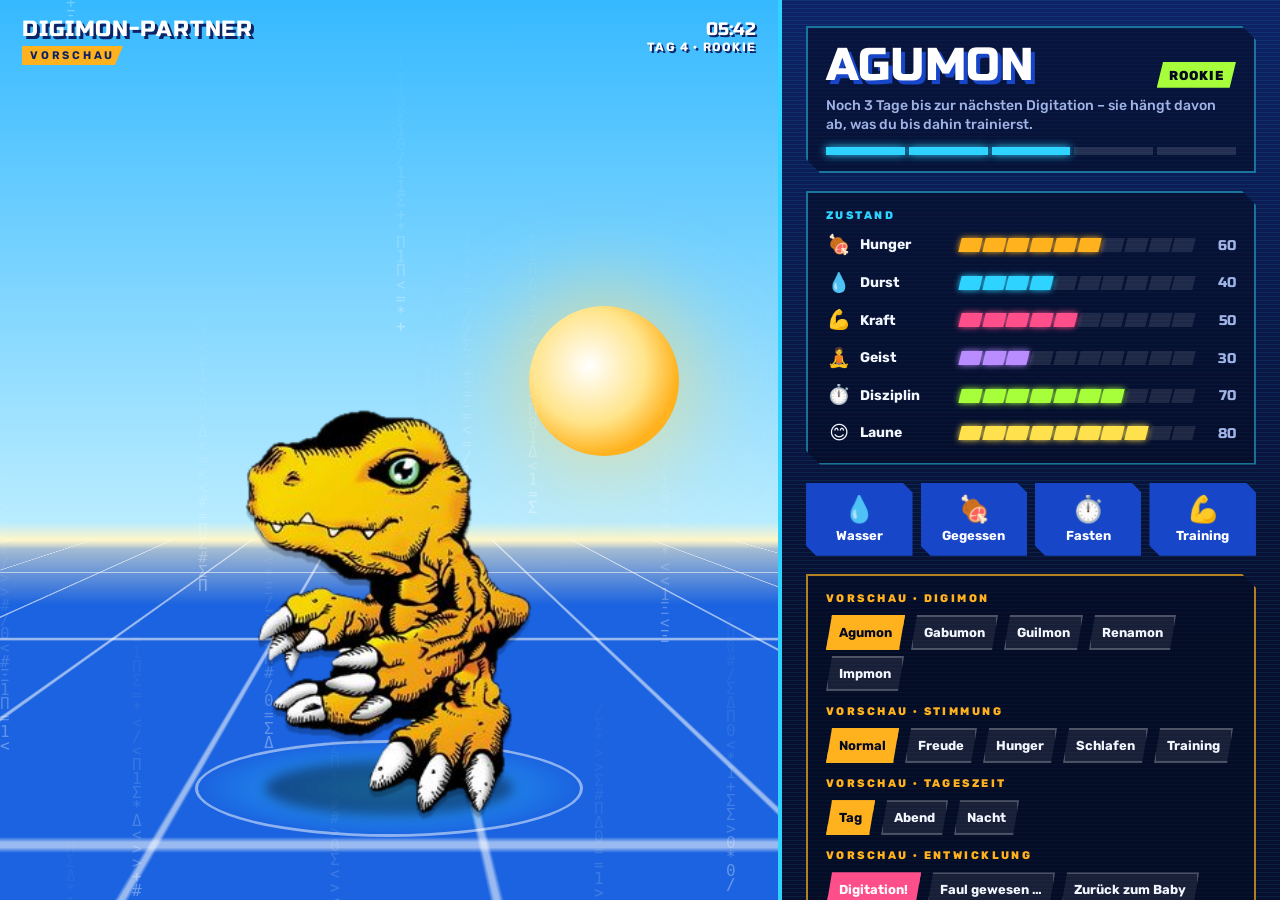
<file: vorschau/index.html>
<!doctype html>
<html lang="de">
<head>
<meta charset="utf-8">
<meta name="viewport" content="width=device-width, initial-scale=1">
<title>Digimon-Partner · Vorschau</title>
<link rel="preconnect" href="https://fonts.googleapis.com">
<link rel="preconnect" href="https://fonts.gstatic.com" crossorigin>
<link href="https://fonts.googleapis.com/css2?family=Russo+One&family=Rubik:wght@400;500;700;800&display=swap" rel="stylesheet">
<style>
:root {
  --night: #070f2e;
  --deep: #0d2366;
  --blue: #1746c9;
  --cyan: #2fd3ff;
  --sun: #ffb21e;
  --pink: #ff4f8b;
  --lime: #a6ff3a;
  --paper: #f2f7ff;
  --ink: #050a1f;
  --muted: #9fb3e6;
  --cut: 14px;
  --head: "Russo One", "Arial Black", sans-serif;
  --body: "Rubik", system-ui, sans-serif;
}
* { box-sizing: border-box; margin: 0; padding: 0; }
[hidden] { display: none !important; }
html, body { height: 100%; }
body { background: var(--night); color: var(--paper); font: 500 16px/1.4 var(--body); overflow-x: hidden; }
button { font: inherit; color: inherit; cursor: pointer; border: 0; background: none; }

/* Desktop: Welt füllt immer genau den Bildschirm, nur die Seitenleiste scrollt */
.app { display: grid; grid-template-columns: minmax(0, 1.55fr) minmax(360px, 1fr); height: 100vh; }
.app > .panel { overflow-y: auto; }

/* ═════════════ Die Welt ═════════════ */
.world { position: relative; overflow: hidden; isolation: isolate; height: 100%;
  --sky-a: #36b9ff; --sky-b: #b9ecff; --horizon: #fff6c9; --grid: rgba(255, 255, 255, .55); --floor: #1b63e0; }
.world[data-time="dusk"] { --sky-a: #3a1f7a; --sky-b: #ff8a5c; --horizon: #ffd27a; --grid: rgba(255, 210, 140, .5); --floor: #4b2a8c; }
.world[data-time="night"] { --sky-a: #030820; --sky-b: #12307a; --horizon: #4fd8ff; --grid: rgba(47, 211, 255, .45); --floor: #071a52; }
.sky { position: absolute; inset: 0; background: linear-gradient(180deg, var(--sky-a) 0%, var(--sky-b) 58%, var(--horizon) 60%, var(--floor) 61%); transition: background 1.2s; z-index: -3; }
.stars { position: absolute; inset: 0 0 40% 0; opacity: 0; transition: opacity 1.2s; z-index: -3;
  background: radial-gradient(1.5px 1.5px at 12% 20%, #fff, transparent), radial-gradient(1px 1px at 30% 8%, #fff, transparent),
    radial-gradient(2px 2px at 48% 26%, #bdf3ff, transparent), radial-gradient(1px 1px at 63% 12%, #fff, transparent),
    radial-gradient(1.5px 1.5px at 80% 30%, #fff, transparent), radial-gradient(1px 1px at 90% 6%, #fff, transparent),
    radial-gradient(1px 1px at 22% 40%, #fff, transparent), radial-gradient(1.5px 1.5px at 72% 44%, #9ff, transparent); }
.world[data-time="night"] .stars { opacity: 1; }
/* Sonne/Mond: großer Datenkreis am Horizont */
.orb { position: absolute; left: 68%; top: 34%; width: 150px; height: 150px; border-radius: 50%; z-index: -3; transition: all 1.2s;
  background: radial-gradient(circle at 40% 40%, #fff, #ffe48a 45%, #ffb21e 70%); box-shadow: 0 0 80px 20px rgba(255, 220, 120, .55); }
.world[data-time="dusk"] .orb { top: 47%; background: radial-gradient(circle, #fff3c4, #ff9a4d 60%, #ff4f8b); box-shadow: 0 0 90px 30px rgba(255, 110, 90, .5); }
.world[data-time="night"] .orb { width: 90px; height: 90px; top: 14%; left: 74%; background: radial-gradient(circle at 35% 35%, #fff, #cfe9ff 60%, #7fb8ff); box-shadow: 0 0 60px 10px rgba(130, 200, 255, .5); }

/* Gitterboden mit Perspektive, läuft auf einen zu */
.floor { position: absolute; left: -50%; right: -50%; top: 60%; bottom: 0; perspective: 300px; perspective-origin: 50% 0; z-index: -2; }
.floor::before { content: ""; position: absolute; inset: 0 0 -120% 0; transform: rotateX(72deg); transform-origin: 50% 0;
  background:
    linear-gradient(90deg, var(--grid) 2px, transparent 2px) 0 0 / 80px 80px,
    linear-gradient(0deg, var(--grid) 2px, transparent 2px) 0 0 / 80px 80px;
  animation: run 2.4s linear infinite; }
.floor::after { content: ""; position: absolute; inset: 0; background: linear-gradient(180deg, var(--horizon) 0%, transparent 18%); opacity: .7; }
@keyframes run { to { background-position: 0 80px, 0 80px; } }
.world.rush .floor::before { animation-duration: .25s; }

canvas.rain { position: absolute; inset: 0; z-index: -1; pointer-events: none; opacity: .35; mix-blend-mode: screen; }
.world.rush canvas.rain { opacity: .9; }

/* Kopfzeile in der Welt */
.topbar { position: absolute; left: 0; right: 0; top: 0; display: flex; justify-content: space-between; align-items: flex-start; padding: 18px 22px; z-index: 5; }
.brand { font: 400 22px/1 var(--head); letter-spacing: .04em; color: #fff; text-shadow: 3px 3px 0 var(--deep); }
.brand small { display: block; margin-top: 6px; font: 700 11px var(--body); letter-spacing: .25em; color: var(--deep); text-shadow: none;
  background: var(--sun); padding: 3px 8px; width: max-content; clip-path: polygon(0 0, 100% 0, 92% 100%, 0 100%); }
.clock { font: 400 18px var(--head); color: #fff; text-shadow: 2px 2px 0 var(--deep); text-align: right; }
.clock small { display: block; font: 700 12px var(--body); letter-spacing: .1em; }

/* Bühne mit dem Digimon */
.stage { position: absolute; left: 50%; bottom: 9%; width: min(52vh, 440px); aspect-ratio: 1; transform: translateX(-50%); z-index: 2; }
.pad { position: absolute; left: 6%; right: 6%; bottom: -4%; height: 22%; border-radius: 50%;
  background: radial-gradient(ellipse, rgba(47, 211, 255, .65), rgba(47, 211, 255, .15) 55%, transparent 70%);
  box-shadow: 0 0 0 3px rgba(255, 255, 255, .5) inset; animation: padglow 3s ease-in-out infinite; }
.pad::before { content: ""; position: absolute; inset: 22% 18%; border-radius: 50%; background: rgba(5, 10, 31, .45); filter: blur(6px); }
@keyframes padglow { 50% { box-shadow: 0 0 0 3px rgba(255, 255, 255, .9) inset, 0 0 40px rgba(47, 211, 255, .6); } }
.mon { position: absolute; inset: 0; transform-origin: 50% 96%; animation: breathe 3.2s ease-in-out infinite; }
.mon img { width: 100%; height: 100%; object-fit: contain; display: block; filter: drop-shadow(0 6px 0 rgba(5, 10, 31, .25)); transition: filter .4s; user-select: none; -webkit-user-drag: none; }
@keyframes breathe { 0%, 100% { transform: scale(1, 1); } 50% { transform: scale(1.012, 1.035); } }

/* Stimmungen */
.mon.eat { animation: chomp .32s ease-in-out 5; }
@keyframes chomp { 50% { transform: scale(1.06, .9); } }
.mon.drink { animation: drink 1.6s ease-in-out 1; }
@keyframes drink { 30%, 70% { transform: rotate(-7deg) translateY(-4px); } }
.mon.happy { animation: hop .55s cubic-bezier(.3, .7, .4, 1) 3; }
@keyframes hop { 0%, 100% { transform: translateY(0) scale(1.05, .93); } 15% { transform: scale(.95, 1.06); } 50% { transform: translateY(-16%) scale(.97, 1.04); } 85% { transform: translateY(0) scale(1.06, .92); } }
.mon.hungry { animation: sulk 2.6s ease-in-out infinite; }
.mon.hungry img { filter: saturate(.55) brightness(.92) drop-shadow(0 6px 0 rgba(5, 10, 31, .25)); }
@keyframes sulk { 0%, 100% { transform: rotate(-2deg) translateY(2%); } 50% { transform: rotate(2deg) translateY(3%) scale(1, .97); } }
.mon.sleep { animation: snooze 4.5s ease-in-out infinite; }
.mon.sleep img { filter: brightness(.75) saturate(.8) drop-shadow(0 6px 0 rgba(5, 10, 31, .25)); }
@keyframes snooze { 0%, 100% { transform: rotate(5deg) translateY(4%) scale(1, .97); } 50% { transform: rotate(5deg) translateY(4%) scale(1.02, 1.01); } }
.mon.train { animation: punch .18s ease-in-out infinite alternate; }
@keyframes punch { from { transform: translateX(-4%) rotate(-3deg); } to { transform: translateX(5%) rotate(3deg) scale(1.03); } }

/* Digitation */
.mon.glow img { filter: brightness(0) invert(1) drop-shadow(0 0 18px #fff) drop-shadow(0 0 40px var(--cyan)); }
.mon.spin { animation: dspin .9s ease-in infinite; }
@keyframes dspin { 0% { transform: scale(1) rotateY(0); } 50% { transform: scale(1.08) rotateY(180deg); } 100% { transform: scale(1) rotateY(360deg); } }
.ring { position: absolute; left: 50%; top: 55%; width: 40%; aspect-ratio: 1; border: 4px solid var(--cyan); border-radius: 50%;
  transform: translate(-50%, -50%) scale(.3); opacity: 0; pointer-events: none; animation: ring 1.1s ease-out forwards; box-shadow: 0 0 20px var(--cyan); }
@keyframes ring { 30% { opacity: 1; } to { transform: translate(-50%, -50%) scale(3.4); opacity: 0; } }
.flash { position: absolute; inset: 0; background: #fff; opacity: 0; pointer-events: none; z-index: 8; }
.flash.go { animation: flash .9s ease-out; }
@keyframes flash { 10% { opacity: 1; } to { opacity: 0; } }
.dark { position: absolute; inset: 0; background: radial-gradient(circle at 50% 70%, rgba(13, 35, 102, .2), rgba(3, 6, 20, .92) 70%); opacity: 0; transition: opacity .6s; z-index: 1; pointer-events: none; }
.world.rush .dark { opacity: 1; }
.banner { position: absolute; left: 0; right: 0; top: 24%; text-align: center; z-index: 9; pointer-events: none; }
.banner span { display: inline-block; padding: 10px 28px 8px; font: 400 clamp(22px, 3.6vw, 44px)/1.1 var(--head); color: #fff; letter-spacing: .03em;
  background: var(--blue); clip-path: polygon(3% 0, 100% 0, 97% 100%, 0 100%); text-shadow: 3px 3px 0 var(--ink);
  transform: translateX(-120vw); }
.banner span.in { animation: slide 2.2s cubic-bezier(.2, .9, .3, 1) forwards; }
.banner span.big { background: var(--sun); color: var(--ink); text-shadow: 3px 3px 0 #fff; font-size: clamp(34px, 6vw, 76px); }
@keyframes slide { 0% { transform: translateX(-120vw) skewX(-12deg); } 18%, 82% { transform: translateX(0) skewX(-12deg); } 100% { transform: translateX(120vw) skewX(-12deg); } }

/* Schwebende Effekte (Herzen, Zzz, +1 Kraft …) */
.fx { position: absolute; z-index: 6; pointer-events: none; font: 400 22px var(--head); color: #fff; text-shadow: 2px 2px 0 var(--ink); white-space: nowrap; animation: rise 1.8s ease-out forwards; }
.fx.big { font-size: 40px; }
.fx.stat { padding: 4px 10px; background: var(--sun); color: var(--ink); text-shadow: none; font-size: 16px; clip-path: polygon(6% 0, 100% 0, 94% 100%, 0 100%); }
@keyframes rise { 0% { opacity: 0; transform: translateY(10px) scale(.6); } 15% { opacity: 1; transform: translateY(0) scale(1.1); } 100% { opacity: 0; transform: translateY(-90px) scale(1); } }
.fx.drop { animation: drop .7s cubic-bezier(.5, 0, 1, .6) forwards; font-size: 46px; }
@keyframes drop { 0% { transform: translateY(-200px) rotate(-20deg); opacity: 1; } 85% { opacity: 1; } 100% { transform: translateY(0) scale(.4) rotate(10deg); opacity: 0; } }
.fx.zz { animation: zz 2.4s ease-out forwards; font-size: 30px; color: var(--paper); }
@keyframes zz { 0% { opacity: 0; transform: translate(0, 0) scale(.6); } 20% { opacity: 1; } 100% { opacity: 0; transform: translate(50px, -110px) scale(1.4); } }
.speed { position: absolute; inset: 0; z-index: 1; pointer-events: none; opacity: 0; transition: opacity .3s;
  background: repeating-linear-gradient(0deg, transparent 0 22px, rgba(255, 255, 255, .55) 22px 24px, transparent 24px 60px);
  -webkit-mask: radial-gradient(circle at 50% 70%, transparent 28%, #000 60%); mask: radial-gradient(circle at 50% 70%, transparent 28%, #000 60%);
  animation: speed .2s linear infinite; }
.world.training .speed { opacity: .7; }
@keyframes speed { to { background-position: 60px 0; } }

/* ═════════════ Seitenleiste: Digivice-Daten ═════════════ */
.panel { position: relative; display: flex; flex-direction: column; gap: 18px; padding: 26px 24px 30px; background:
  linear-gradient(180deg, var(--deep), var(--night) 70%); border-left: 4px solid var(--cyan); }
.panel::before { content: ""; position: absolute; inset: 0; pointer-events: none; opacity: .18;
  background: repeating-linear-gradient(0deg, transparent 0 3px, rgba(47, 211, 255, .5) 3px 4px); }
.slab { position: relative; background: rgba(5, 10, 31, .55); border: 2px solid rgba(47, 211, 255, .5); padding: 16px 18px;
  clip-path: polygon(0 0, calc(100% - var(--cut)) 0, 100% var(--cut), 100% 100%, var(--cut) 100%, 0 calc(100% - var(--cut))); }
.k { display: block; margin-bottom: 10px; font: 800 11px var(--body); letter-spacing: .22em; text-transform: uppercase; color: var(--cyan); }

.who { display: flex; align-items: flex-end; justify-content: space-between; gap: 12px; }
.who h1 { font: 400 clamp(34px, 3.6vw, 54px)/.95 var(--head); color: #fff; text-shadow: 4px 4px 0 var(--blue); word-break: break-word; }
.stage-tag { flex: none; padding: 6px 12px 5px; font: 800 13px var(--body); letter-spacing: .08em; text-transform: uppercase; color: var(--ink); background: var(--lime);
  clip-path: polygon(8% 0, 100% 0, 92% 100%, 0 100%); }
.sub { margin-top: 8px; color: var(--muted); font-size: 14px; }
.track { display: flex; gap: 4px; margin-top: 12px; }
.track i { flex: 1; height: 8px; background: rgba(255, 255, 255, .12); }
.track i.on { background: var(--cyan); box-shadow: 0 0 8px var(--cyan); }

.stats { display: grid; gap: 11px; }
.stat { display: grid; grid-template-columns: 26px 92px minmax(0, 1fr) 34px; align-items: center; gap: 8px; }
.stat .ic { font-size: 19px; text-align: center; }
.stat .nm { font-weight: 700; font-size: 14px; }
.stat .val { font: 400 14px var(--head); text-align: right; color: var(--muted); }
.bar { display: grid; grid-template-columns: repeat(10, 1fr); gap: 3px; }
.bar i { height: 14px; background: rgba(255, 255, 255, .1); transform: skewX(-14deg); transition: background .3s; }
.bar i.on { background: var(--c); box-shadow: 0 0 6px var(--c); }
.stat.low .nm { color: var(--pink); }

.quick { display: grid; grid-template-columns: repeat(4, minmax(0, 1fr)); gap: 8px; }
.qb { display: flex; flex-direction: column; align-items: center; gap: 4px; padding: 14px 4px 11px; background: var(--blue); color: #fff; font-weight: 700; font-size: 13px;
  clip-path: polygon(0 0, calc(100% - 10px) 0, 100% 10px, 100% 100%, 10px 100%, 0 calc(100% - 10px)); transition: transform .12s, background .2s; }
.qb b { font-size: 26px; line-height: 1; }
.qb:hover { background: var(--cyan); color: var(--ink); }
.qb:active { transform: scale(.95); }
.qb.on { background: var(--sun); color: var(--ink); }

.fast { display: grid; grid-template-columns: 96px minmax(0, 1fr); gap: 16px; align-items: center; }
.fast svg { width: 96px; height: 96px; transform: rotate(-90deg); }
.fast .t { font: 400 26px var(--head); }
.fast .s { color: var(--muted); font-size: 13px; }

.demo { border-color: rgba(255, 178, 30, .7); }
.demo .k { color: var(--sun); }
.row { display: flex; flex-wrap: wrap; gap: 6px; }
.row + .k { margin-top: 14px; }
.chip { padding: 7px 11px 6px; font-weight: 700; font-size: 13px; background: rgba(255, 255, 255, .08); border: 2px solid rgba(255, 255, 255, .22);
  clip-path: polygon(6px 0, 100% 0, calc(100% - 6px) 100%, 0 100%); transition: background .15s; }
.chip:hover { background: rgba(255, 255, 255, .2); }
.chip[aria-pressed="true"] { background: var(--sun); color: var(--ink); border-color: var(--sun); }
.chip.evo { background: var(--pink); border-color: var(--pink); color: #fff; }
.chip:disabled { opacity: .35; cursor: default; }
.note { color: var(--muted); font-size: 12.5px; line-height: 1.5; }

@media (max-width: 900px) {
  .app { grid-template-columns: minmax(0, 1fr); height: auto; }
  .app > .panel { overflow: visible; }
  .world { height: 62vh; min-height: 420px; }
  .stage { width: min(78vw, 46vh); bottom: 7%; }
  .panel { border-left: 0; border-top: 4px solid var(--cyan); padding: 20px 16px 28px; }
  .orb { width: 100px; height: 100px; }
  .stat { grid-template-columns: 24px 84px minmax(0, 1fr) 30px; }
}
@media (prefers-reduced-motion: reduce) {
  *, *::before, *::after { animation-duration: .01s !important; animation-iteration-count: 1 !important; }
}
</style>
</head>
<body>
<div class="app">
  <section class="world" id="world" data-time="day" aria-label="Digitale Welt mit deinem Digimon">
    <div class="sky"></div><div class="stars"></div><div class="orb"></div>
    <div class="floor"></div>
    <canvas class="rain" id="rain"></canvas>
    <div class="speed"></div>
    <div class="dark"></div>
    <div class="topbar">
      <div class="brand">DIGIMON-PARTNER<small>VORSCHAU</small></div>
      <div class="clock" id="clock">--:--<small>TAG 4 · ROOKIE</small></div>
    </div>
    <div class="stage" id="stage">
      <div class="pad"></div>
      <div class="mon" id="mon"><img id="monimg" alt=""></div>
    </div>
    <div class="banner" id="banner"></div>
    <div class="flash" id="flash"></div>
  </section>

  <aside class="panel">
    <div class="slab">
      <div class="who"><h1 id="name">AGUMON</h1><span class="stage-tag" id="stagetag">Rookie</span></div>
      <p class="sub" id="sub">Noch 3 Tage bis zur nächsten Digitation – sie hängt davon ab, was du bis dahin trainierst.</p>
      <div class="track" id="track"></div>
    </div>

    <div class="slab">
      <span class="k">Zustand</span>
      <div class="stats" id="stats"></div>
    </div>

    <div class="quick">
      <button class="qb" data-act="drink"><b>💧</b>Wasser</button>
      <button class="qb" data-act="eat"><b>🍖</b>Gegessen</button>
      <button class="qb" data-act="fast" id="fastbtn"><b>⏱️</b>Fasten</button>
      <button class="qb" data-act="train"><b>💪</b>Training</button>
    </div>

    <div class="slab fast" id="fastbox" hidden>
      <svg viewBox="0 0 100 100" aria-hidden="true">
        <circle cx="50" cy="50" r="42" fill="none" stroke="rgba(255,255,255,.12)" stroke-width="10"/>
        <circle id="fastring" cx="50" cy="50" r="42" fill="none" stroke="var(--lime)" stroke-width="10" stroke-dasharray="264" stroke-dashoffset="264"/>
      </svg>
      <div><span class="k">Fasten 16:8</span><div class="t" id="fasttime">0:00</div><div class="s">Dein Digimon fastet mit. Hunger zählt jetzt nicht als Pflegefehler.</div></div>
    </div>

    <div class="slab demo">
      <span class="k">Vorschau · Digimon</span>
      <div class="row" id="pick"></div>
      <span class="k">Vorschau · Stimmung</span>
      <div class="row" id="moods"></div>
      <span class="k">Vorschau · Tageszeit</span>
      <div class="row" id="times"></div>
      <span class="k">Vorschau · Entwicklung</span>
      <div class="row">
        <button class="chip evo" id="evo">Digitation!</button>
        <button class="chip" id="lazy">Faul gewesen …</button>
        <button class="chip" id="reset">Zurück zum Baby</button>
      </div>
      <p class="note" style="margin-top:12px">Nur zum Anschauen: Diese Knöpfe gibt es später nicht – da entscheidet dein echtes Training, Essen und Fasten.
        Artworks: Digi-API / © Bandai, nur privat.</p>
    </div>
  </aside>
</div>

<script>
"use strict";
const LINES = {
  agumon:  { label: "Agumon",  forms: [["Botamon", "Baby"], ["Koromon", "In-Training"], ["Agumon", "Rookie"], ["Greymon", "Champion"], ["MetalGreymon", "Ultimate"]], start: 2 },
  gabumon: { label: "Gabumon", forms: [["Tsunomon", "In-Training"], ["Gabumon", "Rookie"], ["Garurumon", "Champion"]], start: 1 },
  guilmon: { label: "Guilmon", forms: [["Gigimon", "In-Training"], ["Guilmon", "Rookie"], ["Growlmon", "Champion"]], start: 1 },
  renamon: { label: "Renamon", forms: [["Viximon", "In-Training"], ["Renamon", "Rookie"], ["Kyubimon", "Champion"]], start: 1 },
  impmon:  { label: "Impmon",  forms: [["Yarmon", "In-Training"], ["Impmon", "Rookie"]], start: 1 },
};
const STATS = [
  ["hunger", "🍖", "Hunger", "#ffb21e"], ["thirst", "💧", "Durst", "#2fd3ff"], ["power", "💪", "Kraft", "#ff4f8b"],
  ["mind", "🧘", "Geist", "#b98cff"], ["disc", "⏱️", "Disziplin", "#a6ff3a"], ["mood", "😊", "Laune", "#ffe14d"],
];
const MOODS = [["idle", "Normal"], ["happy", "Freude"], ["hungry", "Hunger"], ["sleep", "Schlafen"], ["train", "Training"]];
const TIMES = [["day", "Tag"], ["dusk", "Abend"], ["night", "Nacht"]];
const state = { line: "agumon", form: 2, mood: "idle", time: "day", stats: { hunger: 6, thirst: 4, power: 5, mind: 3, disc: 7, mood: 8 }, fasting: false, busy: false };

const $ = (id) => document.getElementById(id);
const world = $("world"), stage = $("stage"), mon = $("mon"), img = $("monimg");
const wait = (ms) => new Promise((ok) => setTimeout(ok, ms));
const form = () => LINES[state.line].forms[state.form];

// --- Anzeige ------------------------------------------------------------------------
function render() {
  const [name, lvl] = form();
  img.src = `img/${name}.png`;
  img.alt = name;
  $("name").textContent = name.toUpperCase();
  $("stagetag").textContent = lvl;
  const forms = LINES[state.line].forms;
  $("track").innerHTML = forms.map((_, i) => `<i class="${i <= state.form ? "on" : ""}"></i>`).join("");
  $("evo").disabled = state.form >= forms.length - 1 || name === "Numemon";
  $("clock").lastElementChild.textContent = `TAG ${state.form + 2} · ${lvl.toUpperCase()}`;
  renderStats();
}

function renderStats() {
  $("stats").innerHTML = STATS.map(([key, ic, nm, c]) => {
    const v = state.stats[key];
    return `<div class="stat ${v <= 2 ? "low" : ""}" style="--c:${c}"><span class="ic">${ic}</span><span class="nm">${nm}</span>
      <span class="bar">${Array.from({ length: 10 }, (_, i) => `<i class="${i < v ? "on" : ""}"></i>`).join("")}</span><span class="val">${v * 10}</span></div>`;
  }).join("");
}

function bump(key, n) {
  state.stats[key] = Math.max(0, Math.min(10, state.stats[key] + n));
  renderStats();
}

function setMood(m) {
  state.mood = m;
  mon.className = "mon" + (m === "idle" ? "" : " " + m);
  world.classList.toggle("training", m === "train");
  document.querySelectorAll("#moods .chip").forEach((b) => b.setAttribute("aria-pressed", String(b.dataset.m === m)));
  clearInterval(state.zz);
  if (m === "sleep") { setTime("night"); state.zz = setInterval(() => fx("Z", "zz", 62, 30), 900); }
  if (m === "hungry") fx("🍖?", "", 50, 20);
}

function setTime(t) {
  state.time = t;
  world.dataset.time = t;
  document.querySelectorAll("#times .chip").forEach((b) => b.setAttribute("aria-pressed", String(b.dataset.t === t)));
}

/** Kleiner schwebender Effekt über dem Digimon; x/y in Prozent der Bühne */
function fx(text, cls = "", x = 50, y = 30) {
  const el = document.createElement("span");
  el.className = "fx " + cls;
  el.textContent = text;
  const r = stage.getBoundingClientRect(), w = world.getBoundingClientRect();
  el.style.left = (r.left - w.left + r.width * x / 100) + "px";
  el.style.top = (r.top - w.top + r.height * y / 100) + "px";
  world.appendChild(el);
  el.addEventListener("animationend", () => el.remove());
}

// --- Aktionen (später echte Einträge) ------------------------------------------------
async function act(kind) {
  if (state.busy) return;
  if (kind === "fast") return toggleFast();
  state.busy = true;
  const before = state.mood;
  if (before === "sleep") setTime("day");
  if (kind === "eat") {
    fx("🍖", "drop", 46, 40);
    await wait(650);
    setMood("eat");
    for (let i = 0; i < 3; i++) setTimeout(() => fx("·", "", 40 + Math.random() * 20, 50), i * 300);
    await wait(1700);
    bump("hunger", 3); bump("mood", 1);
    fx("+3 HUNGER", "stat", 50, 18);
  } else if (kind === "drink") {
    fx("💧", "drop", 50, 38);
    await wait(600);
    setMood("drink");
    await wait(1600);
    bump("thirst", 2);
    fx("+2 DURST", "stat", 50, 18);
  } else if (kind === "train") {
    setMood("train");
    world.classList.add("training");
    for (let i = 0; i < 5; i++) { await wait(380); fx(["💥", "💪", "🔥"][i % 3], "", 30 + Math.random() * 40, 30 + Math.random() * 20); }
    bump("power", 2); bump("hunger", -1); bump("thirst", -1);
    fx("+2 KRAFT", "stat", 50, 14);
  }
  setMood("happy");
  fx("♥", "big", 70, 22);
  await wait(1700);
  setMood(before === "sleep" ? "idle" : (before === "hungry" && state.stats.hunger > 3 ? "idle" : before === "train" ? "idle" : before));
  state.busy = false;
}

let fastStart = 0, fastTimer;
function toggleFast() {
  state.fasting = !state.fasting;
  $("fastbtn").classList.toggle("on", state.fasting);
  $("fastbox").hidden = !state.fasting;
  clearInterval(fastTimer);
  if (state.fasting) {
    fastStart = Date.now();
    fx("Fasten läuft!", "stat", 50, 16);
    // Vorschau im Zeitraffer: 1 Sekunde = 20 Minuten
    fastTimer = setInterval(() => {
      const min = Math.min(16 * 60, (Date.now() - fastStart) / 1000 * 20);
      $("fasttime").textContent = `${Math.floor(min / 60)}:${String(Math.floor(min % 60)).padStart(2, "0")} / 16:00`;
      $("fastring").style.strokeDashoffset = 264 - 264 * min / (16 * 60);
      if (min >= 16 * 60) { clearInterval(fastTimer); bump("disc", 2); fx("FASTEN GESCHAFFT!", "stat", 50, 14); setMood("happy"); }
    }, 200);
  } else {
    fx("Fasten beendet", "stat", 50, 16);
  }
}

// --- Digitation -----------------------------------------------------------------------
async function digivolve(toName, toLevel) {
  if (state.busy) return;
  state.busy = true;
  const from = form()[0];
  setMood("idle");
  world.classList.add("rush");
  showBanner(`${from.toUpperCase()} DIGITIERT ZU …`);
  sound("evo");
  mon.classList.add("glow");
  await wait(500);
  mon.classList.add("spin");
  for (let i = 0; i < 4; i++) { ring(); await wait(320); }
  $("flash").classList.remove("go"); void $("flash").offsetWidth; $("flash").classList.add("go");
  await wait(120);
  if (toName) {
    LINES[state.line].forms.push([toName, toLevel]);
    state.form = LINES[state.line].forms.length - 1;
  } else {
    state.form += 1;
  }
  render();
  await wait(700);
  mon.classList.remove("spin");
  await wait(250);
  mon.classList.remove("glow");
  showBanner(form()[0].toUpperCase() + "!", true);
  world.classList.remove("rush");
  ring(); ring();
  fx("✦", "big", 25, 30); fx("✦", "big", 75, 26);
  await wait(1500);
  setMood(toName === "Numemon" ? "hungry" : "happy");
  state.busy = false;
}

function ring() {
  const r = document.createElement("div");
  r.className = "ring";
  stage.appendChild(r);
  r.addEventListener("animationend", () => r.remove());
}

function showBanner(text, big = false) {
  const b = $("banner");
  b.innerHTML = `<span class="${big ? "big" : ""}">${text}</span>`;
  requestAnimationFrame(() => b.firstChild.classList.add("in"));
}

// Kleine Tonfolge per WebAudio (kein Sound-Download nötig)
let audio;
function sound(kind) {
  try {
    audio ??= new AudioContext();
    const notes = kind === "evo" ? [523, 659, 784, 1047, 1319, 1568] : [392, 330, 262];
    notes.forEach((f, i) => {
      const o = audio.createOscillator(), g = audio.createGain();
      o.type = "square"; o.frequency.value = f;
      g.gain.setValueAtTime(0.0001, audio.currentTime + i * .16);
      g.gain.exponentialRampToValueAtTime(0.06, audio.currentTime + i * .16 + .02);
      g.gain.exponentialRampToValueAtTime(0.0001, audio.currentTime + i * .16 + .15);
      o.connect(g).connect(audio.destination);
      o.start(audio.currentTime + i * .16); o.stop(audio.currentTime + i * .16 + .16);
    });
  } catch { /* kein Ton, auch gut */ }
}

// --- Datenregen im Hintergrund ----------------------------------------------------------
function rain() {
  const c = $("rain"), ctx = c.getContext("2d");
  const glyphs = "01ΔΣΞΠ#<>=+*/".split("");
  let cols = [];
  const size = () => {
    c.width = world.clientWidth; c.height = world.clientHeight;
    cols = Array.from({ length: Math.ceil(c.width / 22) }, () => Math.random() * c.height);
  };
  size();
  addEventListener("resize", size);
  setInterval(() => {
    ctx.fillStyle = "rgba(0,0,0,.12)";
    ctx.globalCompositeOperation = "destination-out";
    ctx.fillRect(0, 0, c.width, c.height);
    ctx.globalCompositeOperation = "source-over";
    ctx.fillStyle = world.dataset.time === "day" ? "#ffffff" : "#2fd3ff";
    ctx.font = "16px monospace";
    const fast = world.classList.contains("rush");
    cols.forEach((y, i) => {
      if (!fast && i % 3) return;
      ctx.fillText(glyphs[Math.random() * glyphs.length | 0], i * 22, y);
      cols[i] = y > c.height + Math.random() * 400 ? -20 : y + (fast ? 26 : 14);
    });
  }, 60);
}

// --- Start ---------------------------------------------------------------------------
$("pick").innerHTML = Object.entries(LINES).map(([k, l]) => `<button class="chip" data-l="${k}">${l.label}</button>`).join("");
$("moods").innerHTML = MOODS.map(([m, l]) => `<button class="chip" data-m="${m}">${l}</button>`).join("");
$("times").innerHTML = TIMES.map(([t, l]) => `<button class="chip" data-t="${t}">${l}</button>`).join("");
const ORIGINAL = JSON.parse(JSON.stringify(LINES));

$("pick").onclick = (e) => {
  const b = e.target.closest("[data-l]");
  if (!b || state.busy) return;
  state.line = b.dataset.l;
  LINES[state.line].forms = JSON.parse(JSON.stringify(ORIGINAL[state.line].forms));
  state.form = LINES[state.line].start;
  document.querySelectorAll("#pick .chip").forEach((x) => x.setAttribute("aria-pressed", String(x === b)));
  render(); setMood("idle");
};
$("moods").onclick = (e) => { const b = e.target.closest("[data-m]"); if (b && !state.busy) { if (b.dataset.m !== "sleep" && state.time === "night" && state.mood === "sleep") setTime("day"); setMood(b.dataset.m); } };
$("times").onclick = (e) => { const b = e.target.closest("[data-t]"); if (b) setTime(b.dataset.t); };
$("evo").onclick = () => digivolve();
$("lazy").onclick = () => { if (form()[0] !== "Numemon") { bump("power", -4); bump("mood", -4); digivolve("Numemon", "Faul-Weg"); } };
$("reset").onclick = () => {
  if (state.busy) return;
  LINES[state.line].forms = JSON.parse(JSON.stringify(ORIGINAL[state.line].forms));
  state.form = 0; render(); setMood("idle");
};
document.querySelectorAll(".qb").forEach((b) => b.onclick = () => act(b.dataset.act));
setInterval(() => { const d = new Date(); $("clock").firstChild.textContent = d.toLocaleTimeString("de-DE", { hour: "2-digit", minute: "2-digit" }); }, 1000);

document.querySelector('#pick [data-l="agumon"]').setAttribute("aria-pressed", "true");
render(); setMood("idle"); setTime("day"); rain();
</script>
</body>
</html>
</file>
